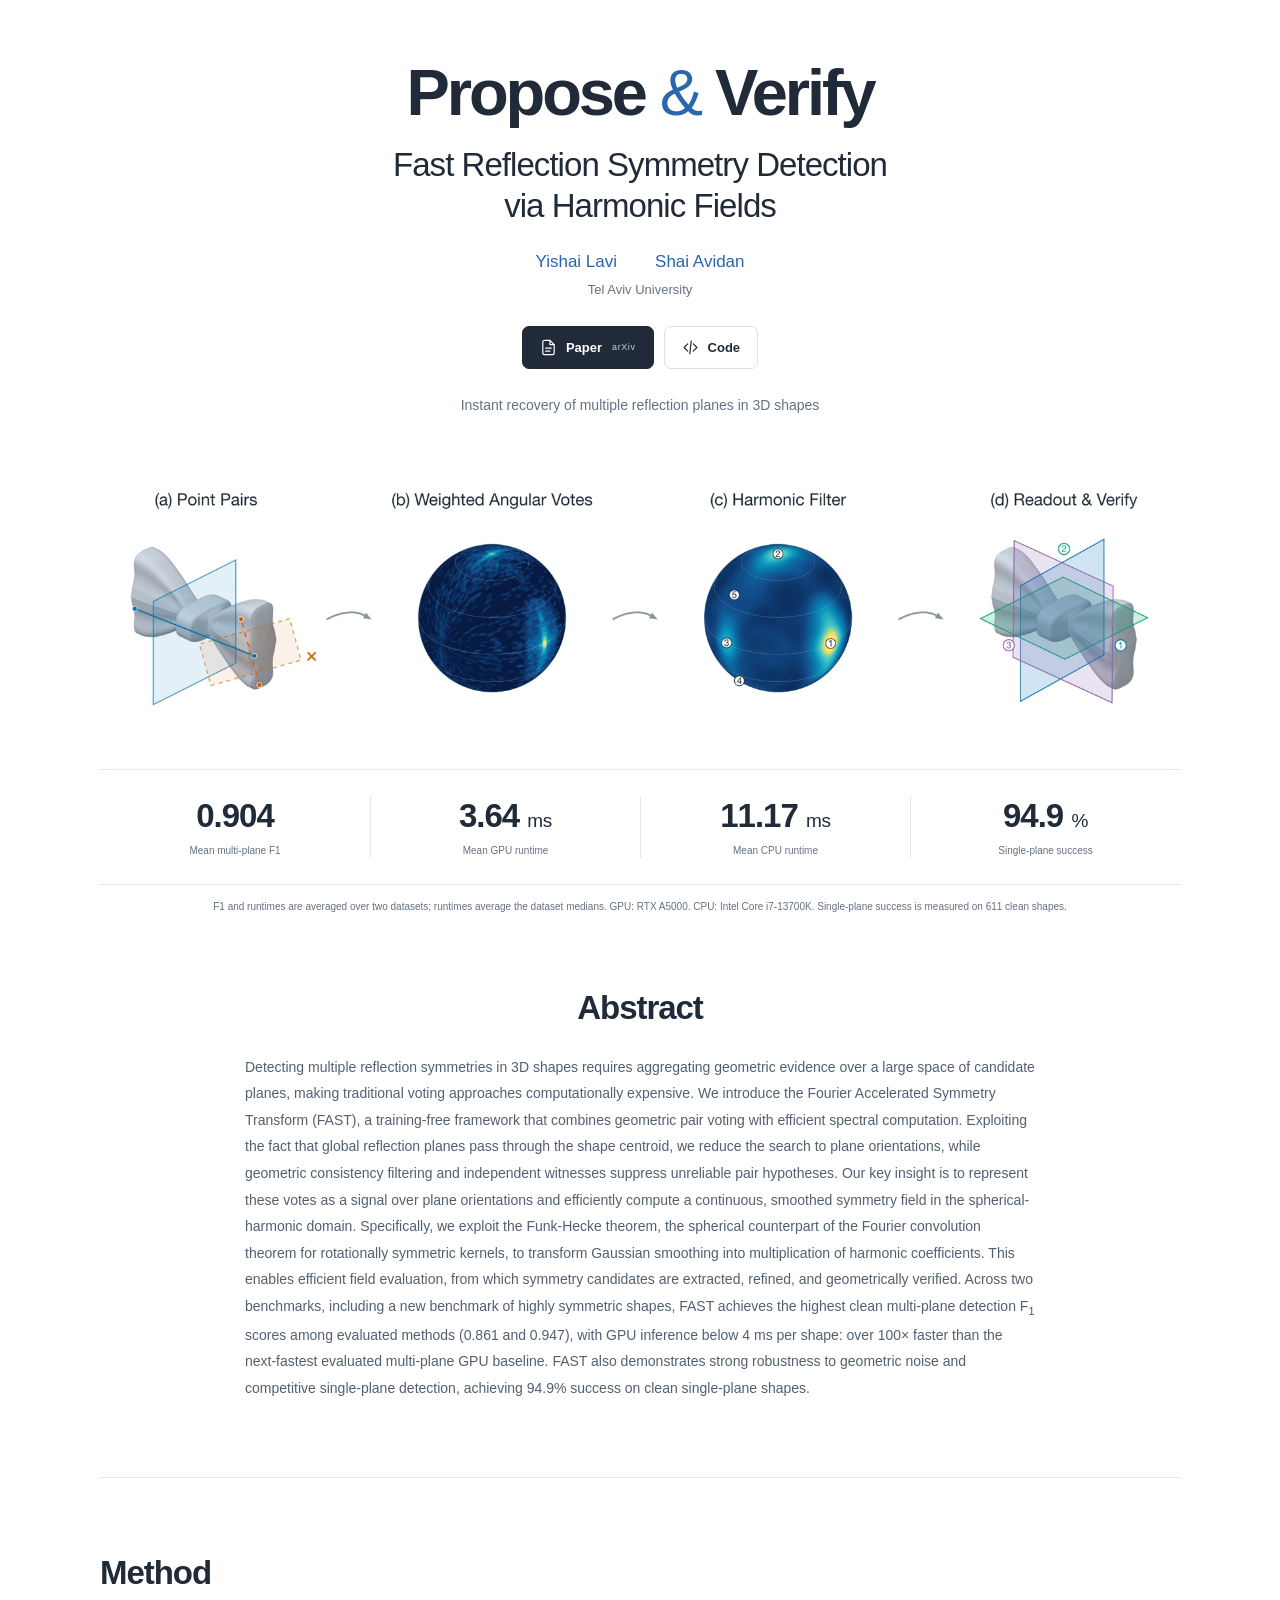
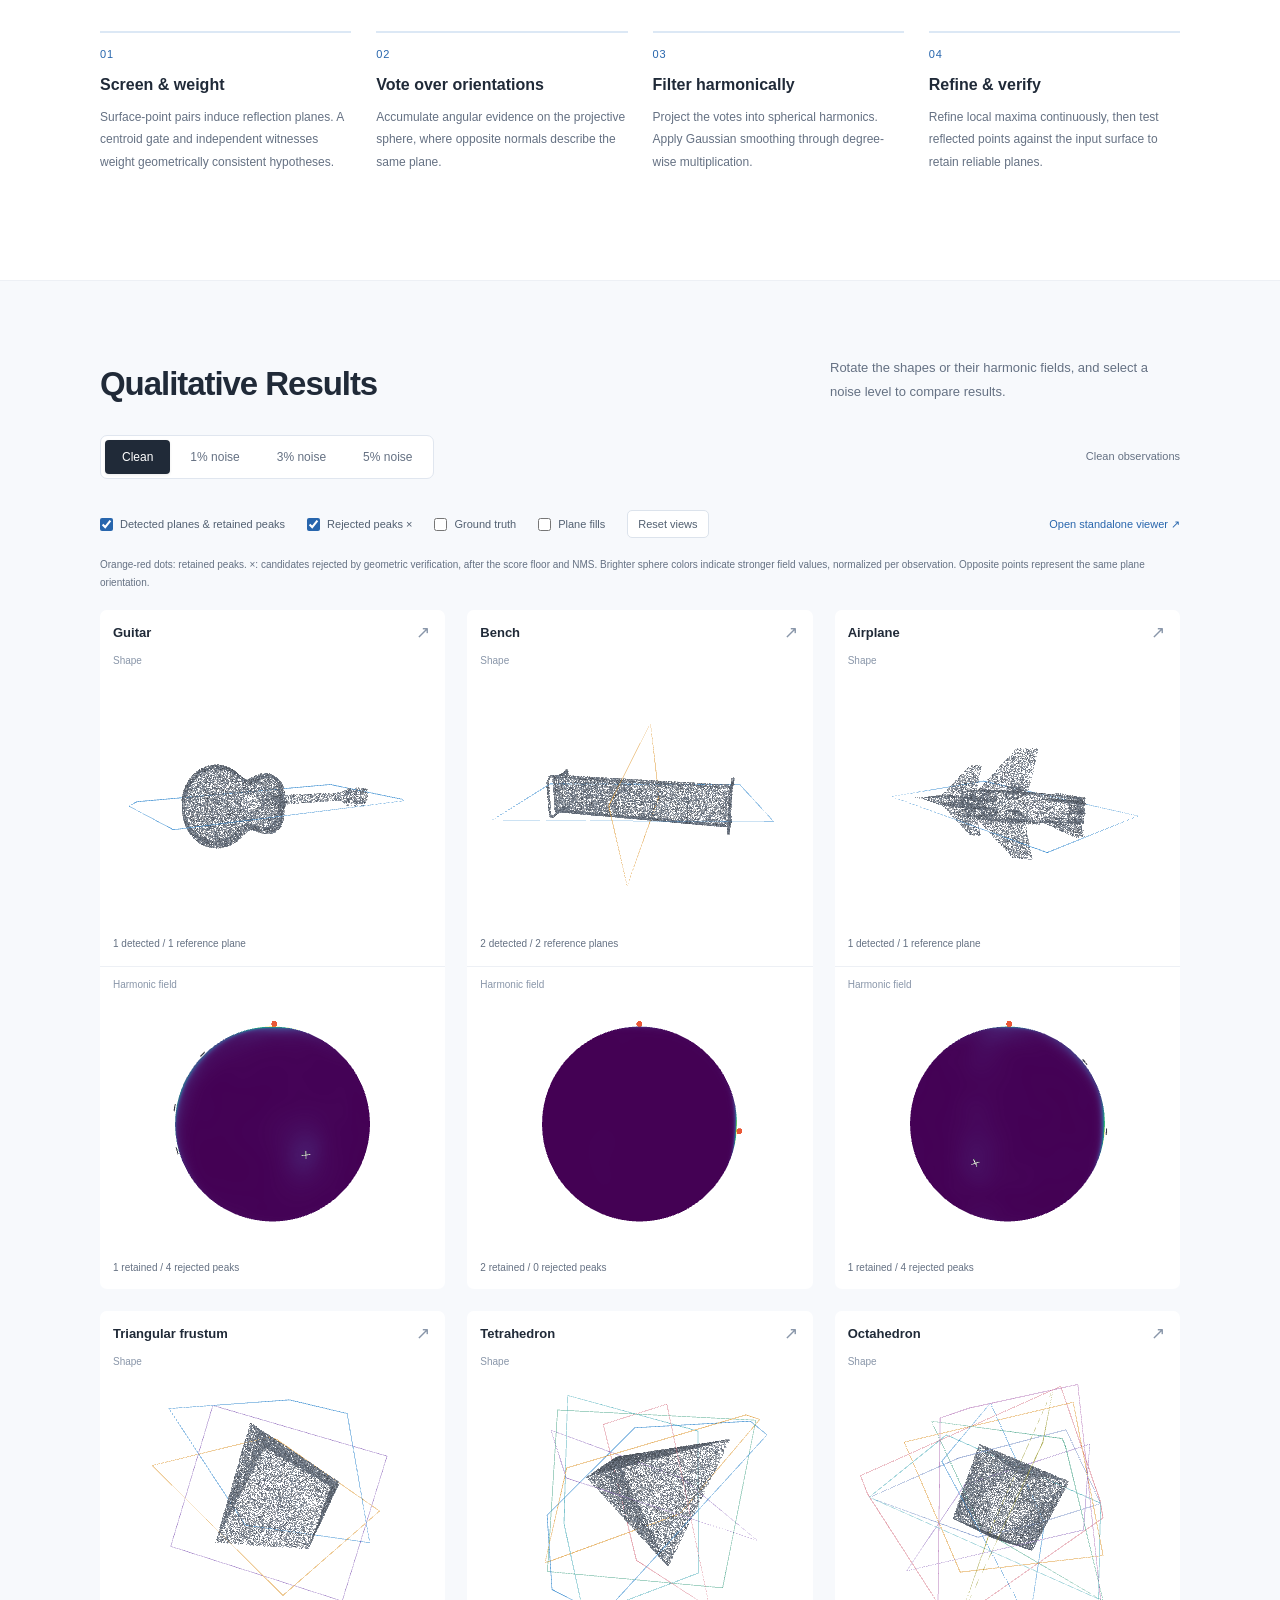
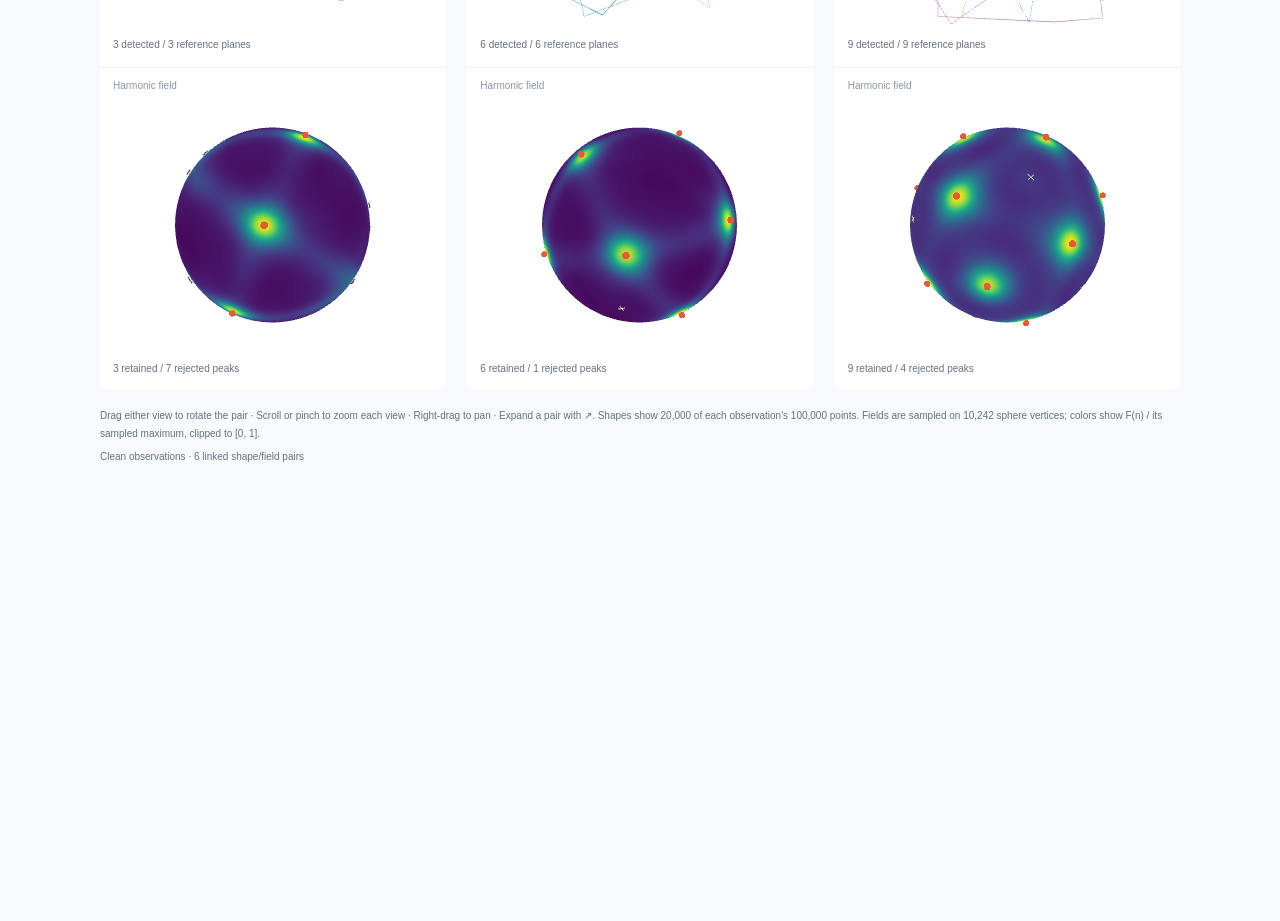
<file: index.html>
<!DOCTYPE html>
<html lang="en">
 <head>
  <meta charset="utf-8"/>
  <meta content="width=device-width, initial-scale=1" name="viewport"/>
  <meta content="Propose &amp; Verify: Fast Reflection Symmetry Detection via Harmonic Fields. A training-free method for recovering multiple reflection planes in 3D shapes, by Yishai Lavi and Shai Avidan." name="description"/>
  <meta content="#ffffff" name="theme-color"/>
  <meta content="Propose &amp; Verify" property="og:title"/>
  <meta content="Fast Reflection Symmetry Detection via Harmonic Fields — Yishai Lavi and Shai Avidan." property="og:description"/>
  <meta content="website" property="og:type"/>
  <title>
   Propose &amp; Verify | Yishai Lavi &amp; Shai Avidan
  </title>
  <link href="assets/favicon.svg" rel="icon" type="image/svg+xml"/>
  <link href="style.css" rel="stylesheet"/>
  <script defer="" src="script.js">
  </script>
 </head>
 <body>
  <a class="skip-link" href="#main">
   Skip to content
  </a>
  <svg aria-hidden="true" class="icon-definitions" xmlns="http://www.w3.org/2000/svg">
   <symbol id="icon-paper" viewbox="0 0 24 24">
    <path d="M14 2H6a2 2 0 0 0-2 2v16a2 2 0 0 0 2 2h12a2 2 0 0 0 2-2V8z">
    </path>
    <path d="M14 2v6h6M8 13h8M8 17h6">
    </path>
   </symbol>
   <symbol id="icon-code" viewbox="0 0 24 24">
    <path d="m8 7-5 5 5 5m8-10 5 5-5 5m-3-14-2 18">
    </path>
   </symbol>
   <symbol id="icon-arrow" viewbox="0 0 24 24">
    <path d="M7 17 17 7M7 7h10v10">
    </path>
   </symbol>
   <symbol id="icon-copy" viewbox="0 0 24 24">
    <rect height="13" rx="2" width="12" x="8" y="8">
    </rect>
    <path d="M16 8V5a2 2 0 0 0-2-2H5a2 2 0 0 0-2 2v9a2 2 0 0 0 2 2h3">
    </path>
   </symbol>
  </svg>
  <main id="main">
   <header class="hero container">
    <h1>
     Propose
     <span class="ampersand">
      &amp;
     </span>
     Verify
     <span class="subtitle">
      Fast Reflection Symmetry Detection
      <br class="desktop-break"/>
      via Harmonic Fields
     </span>
    </h1>
    <div class="authors">
     <a href="https://scholar.google.com/citations?user=FDV9vGYAAAAJ&amp;hl=iw" rel="noopener" target="_blank">
      Yishai Lavi
     </a>
     <a href="https://scholar.google.com/citations?user=hpItE1QAAAAJ&amp;hl=en" rel="noopener" target="_blank">
      Shai Avidan
     </a>
    </div>
    <p class="affiliation">
     Tel Aviv University
    </p>
    <div class="resource-links">
     <a class="button button-dark" href="https://arxiv.org/abs/2611.22856" rel="noopener" target="_blank">
      <svg aria-hidden="true">
       <use href="#icon-paper">
       </use>
      </svg>
      Paper
      <span class="button-detail">
       arXiv
      </span>
     </a>
     <a class="button button-outline" href="https://github.com/yishailavi11/propose_and_verify" rel="noopener" target="_blank">
      <svg aria-hidden="true">
       <use href="#icon-code">
       </use>
      </svg>
      Code
     </a>
    </div>
    <p class="hero-summary">
     Instant recovery of multiple reflection planes in 3D shapes
    </p>
   </header>
   <figure class="teaser container">
    <div class="teaser-image">
     <a aria-label="Open the method overview at full resolution" href="assets/method.webp" rel="noopener" target="_blank">
      <img alt="FAST pipeline: surface-point pairs induce planes, weighted votes accumulate over orientations, harmonic filtering reveals field peaks, and geometric verification recovers the reflection planes." fetchpriority="high" height="369" src="assets/method.webp" width="1600"/>
     </a>
    </div>
   </figure>
   <div aria-label="Selected results reported in the paper" class="highlights container" id="results">
    <div>
     <span class="highlight-value">
      0.904
     </span>
     <span class="highlight-label">
      Mean multi-plane F1
     </span>
    </div>
    <div>
     <span class="highlight-value">
      3.64
      <span class="highlight-unit">
       ms
      </span>
     </span>
     <span class="highlight-label">
      Mean GPU runtime
     </span>
    </div>
    <div>
     <span class="highlight-value">
      11.17
      <span class="highlight-unit">
       ms
      </span>
     </span>
     <span class="highlight-label">
      Mean CPU runtime
     </span>
    </div>
    <div>
     <span class="highlight-value">
      94.9
      <span class="highlight-unit">
       %
      </span>
     </span>
     <span class="highlight-label">
      Single-plane success
     </span>
    </div>
   </div>
   <p class="highlights-note container">
    F1 and runtimes are averaged over two datasets; runtimes average the dataset medians. GPU: RTX A5000. CPU: Intel Core i7-13700K. Single-plane success is measured on 611 clean shapes.
   </p>
   <section aria-labelledby="abstract-title" class="section abstract-section narrow" id="abstract">
    <h2 id="abstract-title">
     Abstract
    </h2>
    <p>
     Detecting multiple reflection symmetries in 3D shapes requires aggregating geometric evidence over a large space of candidate planes, making traditional voting approaches computationally expensive. We introduce the Fourier Accelerated Symmetry Transform (FAST), a training-free framework that combines geometric pair voting with efficient spectral computation. Exploiting the fact that global reflection planes pass through the shape centroid, we reduce the search to plane orientations, while geometric consistency filtering and independent witnesses suppress unreliable pair hypotheses. Our key insight is to represent these votes as a signal over plane orientations and efficiently compute a continuous, smoothed symmetry field in the spherical-harmonic domain. Specifically, we exploit the Funk-Hecke theorem, the spherical counterpart of the Fourier convolution theorem for rotationally symmetric kernels, to transform Gaussian smoothing into multiplication of harmonic coefficients. This enables efficient field evaluation, from which symmetry candidates are extracted, refined, and geometrically verified. Across two benchmarks, including a new benchmark of highly symmetric shapes, FAST achieves the highest clean multi-plane detection F<sub>1</sub> scores among evaluated methods (0.861 and 0.947), with GPU inference below 4 ms per shape: over 100× faster than the next-fastest evaluated multi-plane GPU baseline. FAST also demonstrates strong robustness to geometric noise and competitive single-plane detection, achieving 94.9% success on clean single-plane shapes.
    </p>
   </section>
   <section aria-labelledby="method-title" class="section container method-section" id="method">
    <div class="section-heading">
     <div>
      <h2 id="method-title">
       Method
      </h2>
     </div>
    </div>
    <ol class="method-steps">
     <li>
      <span class="step-number">
       01
      </span>
      <h3>
       Screen &amp; weight
      </h3>
      <p>
       Surface-point pairs induce reflection planes. A centroid gate and independent witnesses weight geometrically consistent hypotheses.
      </p>
     </li>
     <li>
      <span class="step-number">
       02
      </span>
      <h3>
       Vote over orientations
      </h3>
      <p>
       Accumulate angular evidence on the projective sphere, where opposite normals describe the same plane.
      </p>
     </li>
     <li>
      <span class="step-number">
       03
      </span>
      <h3>
       Filter harmonically
      </h3>
      <p>
       Project the votes into spherical harmonics. Apply Gaussian smoothing through degree-wise multiplication.
      </p>
     </li>
     <li>
      <span class="step-number">
       04
      </span>
      <h3>
       Refine &amp; verify
      </h3>
      <p>
       Refine local maxima continuously, then test reflected points against the input surface to retain reliable planes.
      </p>
     </li>
    </ol>
   </section>
   <section aria-labelledby="qualitative-title" class="section qualitative-section">
    <div class="container">
     <div class="section-heading">
      <div>
       <h2 id="qualitative-title">
        Qualitative Results
       </h2>
      </div>
      <p class="section-description">
       Rotate the shapes or their harmonic fields, and select a noise level to compare results.
      </p>
     </div>
     <div class="gallery-toolbar">
      <div aria-label="Gaussian noise level" class="noise-control" role="group">
       <button aria-pressed="true" class="selected" data-noise="0" type="button">
        Clean
       </button>
       <button aria-pressed="false" data-noise="1" type="button">
        1% noise
       </button>
       <button aria-pressed="false" data-noise="3" type="button">
        3% noise
       </button>
       <button aria-pressed="false" data-noise="5" type="button">
        5% noise
       </button>
      </div>
      <p aria-live="polite" class="gallery-status" id="noise-status">
       Loading interactive views…
      </p>
     </div>
     <iframe allow="fullscreen" allowfullscreen="" class="qualitative-viewer" id="qualitative-viewer" loading="lazy" src="qualitative.html?embed=1" title="Rotate the paper examples: shapes, reflection planes, and harmonic fields">
     </iframe>
     <noscript>
      <p class="noscript-note">
       Enable JavaScript for the interactive 3D views, or
       <a href="assets/qualitative.webp">
        view the paper figure
       </a>
       .
      </p>
     </noscript>
    </div>
   </section>
   <section aria-labelledby="citation-title" class="section container citation-section">
    <div class="citation-heading">
     <h2 id="citation-title">
      Citation
     </h2>
     <button aria-label="Copy BibTeX citation" class="copy-citation" data-copy="citation" type="button">
      <svg aria-hidden="true">
       <use href="#icon-copy">
       </use>
      </svg>
      <span>
       Copy BibTeX
      </span>
     </button>
    </div>
    <pre><code id="citation">@misc{lavi2026proposeverify,
  title  = {Propose \&amp; Verify: Fast Reflection Symmetry
            Detection via Harmonic Fields},
  author = {Yishai Lavi and Shai Avidan},
  year   = {2026},
  note   = {Preprint}
}</code></pre>
   </section>
  </main>
  <span class="visually-hidden" id="copy-status" role="status">
  </span>
 </body>
</html>
</file>
<file: style.css>
/* A build-free academic project page. All figures and fonts work offline. */
:root{
  --ink: #202a38;
  --muted: #657183;
  --blue: #2866ad;
  --blue-soft: #edf4fc;
  --border: #e3e8ee;
  --surface: #f7f9fc;
  --content: 1080px;
  font-family: Inter,"Segoe UI",Arial,sans-serif;
  color: var(--ink);
  font-synthesis: none;
  text-rendering: optimizeLegibility;
  -webkit-font-smoothing:antialiased
}
*{
  box-sizing:border-box
}
html{
  scroll-behavior: smooth;
  scroll-padding-top:35px
}
body{
  margin: 0;
  background:#fff
}
a{
  color: var(--blue);
  text-decoration:none
}
a:hover{
  text-decoration: underline;
  text-underline-offset:4px
}
button{
  font: inherit;
  cursor:pointer
}
button,a{
  -webkit-tap-highlight-color:transparent
}
button:focus-visible,a:focus-visible{
  outline: 3px solid #6b9edb;
  outline-offset:5px
}
svg{
  fill: none;
  stroke: currentColor;
  stroke-width: 1.65;
  stroke-linecap: round;
  stroke-linejoin: round;
  width: 20px;
  height: 20px;
  flex:none
}
img{
  display: block;
  max-width: 100%;
  height:auto
}
figure,p,h1,h2,h3{
  margin:0
}
p{
  line-height:1.8
}
.container{
  width: min(var(--content),calc(100% - 64px));
  margin-inline:auto
}
.narrow{
  width: min(790px,calc(100% - 64px));
  margin-inline:auto
}
.section{
  padding-block:75px
}
.section-kicker{
  font-size: 11px;
  line-height: 1.4;
  text-transform: uppercase;
  letter-spacing: 1.65px;
  font-weight: 650;
  color: var(--blue);
  margin-bottom:14px
}
h2{
  font-weight: 600;
  font-size: 33px;
  line-height: 1.22;
  letter-spacing:-1.05px
}
h3{
  font-size: 16px;
  line-height: 1.4;
  font-weight:600
}
.icon-definitions{
  position: absolute;
  width: 0;
  height: 0;
  overflow:hidden
}
.visually-hidden,.skip-link:not(:focus){
  position: absolute;
  width: 1px;
  height: 1px;
  padding: 0;
  margin: -1px;
  overflow: hidden;
  clip: rect(0,0,0,0);
  white-space: nowrap;
  border:0
}
.skip-link:focus{
  position: fixed;
  z-index: 100;
  background: #fff;
  padding: 14px;
  top: 8px;
  left:8px
}
/* Title, authors, paper and code links. */
.navigation{
  width: min(1200px,calc(100% - 64px));
  margin: auto;
  height: 76px;
  display: flex;
  align-items: center;
  justify-content: space-between;
  border-bottom:1px solid #f0f2f5
}
.wordmark{
  display: inline-flex;
  gap: 10px;
  align-items: center;
  font-size: 15px;
  font-weight: 700;
  letter-spacing: .4px;
  color:var(--ink)
}
.wordmark:hover{
  text-decoration:none
}
.wordmark-divider{
  height: 15px;
  width: 1px;
  background: #d6dee8;
  margin-inline:5px
}
.wordmark-label{
  font-size: 12px;
  letter-spacing: 0;
  font-weight: 450;
  color:var(--muted)
}
.nav-links{
  display: flex;
  gap: 29px;
  font-size:12px
}
.nav-links a{
  color:var(--muted)
}
.hero{
  text-align: center;
  padding-top: 57px;
  padding-bottom:39px
}
.eyebrow{
  font-size: 10px;
  line-height: 1.5;
  text-transform: uppercase;
  letter-spacing: 2.1px;
  color: var(--muted);
  font-weight: 600;
  margin-bottom:15px
}
h1{
  font-size: 65px;
  line-height: 1.12;
  font-weight: 620;
  letter-spacing:-3.1px
}
.ampersand{
  color: var(--blue);
  font-weight:430
}
.subtitle{
  display: block;
  font-size: 33px;
  line-height: 1.25;
  letter-spacing: -.95px;
  font-weight: 450;
  margin-top:14px
}
.authors{
  display: flex;
  justify-content: center;
  gap: 38px;
  font-size: 17px;
  color: var(--blue);
  margin-top:26px
}
.affiliation{
  font-size: 13px;
  color: var(--muted);
  margin-top:6px
}
.resource-links{
  display: flex;
  justify-content: center;
  gap: 10px;
  margin-top:24px
}
.button{
  display: inline-flex;
  justify-content: center;
  align-items: center;
  gap: 9px;
  border: 1px solid var(--ink);
  border-radius: 7px;
  padding: 11px 17px;
  min-height: 43px;
  font-size: 13px;
  font-weight: 550;
  transition:background .15s,transform .15s
}
.button:hover{
  transform: translateY(-1px);
  text-decoration:none
}
.button svg{
  width: 17px;
  height:17px
}
.button-dark{
  background: var(--ink);
  color:#fff
}
.button-dark:hover{
  background:#36465b
}
.button-outline{
  color: var(--ink);
  border-color: #d9e0e8;
  background:#fff
}
.button-outline:hover{
  background:var(--surface)
}
.button-detail{
  font-size: 9px;
  color: #c3d1e3;
  font-weight: 500;
  letter-spacing: .6px;
  margin-left:1px
}
.button .external-arrow{
  width: 14px;
  height: 14px;
  margin-left:6px
}
.hero-summary{
  font-size: 14px;
  line-height: 1.7;
  color: var(--muted);
  margin-top:25px
}
/* The original pipeline figure and a compact set of paper results. */
.teaser{
  padding:10px 17px 23px
}
.teaser-image{
  padding:12px 0 10px
}
.teaser figcaption{
  font-size: 12px;
  line-height: 1.7;
  text-align: center;
  color: var(--muted);
  margin-top:10px
}
.highlights{
  display: grid;
  grid-template-columns: repeat(4,1fr);
  border-top: 1px solid var(--border);
  border-bottom: 1px solid var(--border);
  padding-block: 26px;
  margin-top:16px
}
.highlights>div{
  text-align: center;
  padding:0 8px
}
.highlights>div+div{
  border-left:1px solid var(--border)
}
.highlight-value{
  display: block;
  font-size: 33px;
  line-height: 1.2;
  letter-spacing: -1px;
  font-weight: 550;
  font-variant-numeric:tabular-nums
}
.highlight-unit{
  font-size: 19px;
  letter-spacing: -.3px;
  font-weight:400
}
.highlight-label{
  display: block;
  margin-top: 9px;
  font-size: 10px;
  color: var(--muted);
  line-height:1.4
}
.abstract-section{
  padding-top:72px
}
.abstract-section h2{
  margin-bottom: 25px;
  text-align:center
}
.abstract-section .section-kicker{
  text-align:center
}
.abstract-section p:not(.section-kicker){
  font-size: 14px;
  line-height: 1.9;
  color: #526071;
  margin-top:16px
}
.abstract-section strong{
  color: var(--ink);
  font-weight:600
}
/* Four short explanations retain the paper's actual stage order. */
.method-section{
  border-top:1px solid var(--border)
}
.section-heading{
  display: flex;
  justify-content: space-between;
  align-items: flex-end;
  gap: 45px;
  margin-bottom:31px
}
.section-description{
  max-width: 350px;
  flex-basis: 350px;
  font-size: 13px;
  line-height: 1.85;
  color:var(--muted)
}
.method-steps{
  display: grid;
  grid-template-columns: repeat(4,1fr);
  gap: 25px;
  padding: 0;
  list-style: none;
  margin:38px 0 32px
}
.step-number{
  display: block;
  font-size: 11px;
  color: var(--blue);
  letter-spacing: 1px;
  border-top: 2px solid #dce8f5;
  padding-top: 15px;
  margin-bottom: 14px;
  font-variant-numeric:tabular-nums
}
.method-steps p{
  font-size: 12px;
  line-height: 1.85;
  color: var(--muted);
  margin-top:10px
}
.equation-strip{
  display: flex;
  align-items: center;
  justify-content: center;
  gap: 24px;
  background: var(--surface);
  border-radius: 6px;
  padding: 21px 18px;
  font-size: 12px;
  color:var(--muted)
}
.equation{
  font-family: Georgia,"Times New Roman",serif;
  font-size: 24px;
  font-style: italic;
  white-space: nowrap;
  color: var(--ink);
  letter-spacing:.3px
}
.equation sub{
  font-size:15px
}
.equation-arrow{
  font-size: 20px;
  color:#96a8bc
}
.equation-note{
  font-size:11px
}
/* Each noise selection displays crops of the same original paper figure. */
.qualitative-section{
  background: var(--surface);
  border-block:1px solid #edf0f5
}
.gallery-toolbar{
  display: flex;
  align-items: center;
  justify-content: space-between;
  gap: 20px;
  margin:29px 0 30px
}
.noise-control,.backend-control{
  display: inline-flex;
  padding: 4px;
  gap: 3px;
  border: 1px solid #e0e6ef;
  border-radius: 7px;
  background:#fff
}
.noise-control button,.backend-control button{
  border: 0;
  border-radius: 4px;
  padding: 9px 17px;
  background: transparent;
  color: var(--muted);
  font-size: 12px;
  white-space: nowrap;
  min-height:34px
}
.noise-control .selected,.backend-control .selected{
  background: var(--ink);
  color: #fff;
  box-shadow:0 1px 3px #1a263519
}
.noise-control button:not(.selected):hover,.backend-control button:not(.selected):hover{
  background: var(--blue-soft);
  color:var(--blue)
}
.gallery-status{
  font-size: 11px;
  color: var(--muted);
  font-variant-numeric:tabular-nums
}
.qualitative-viewer {
  display: block;
  width: 100%;
  height: 760px;
  border: 0;
  background: var(--surface);
}
.gallery-caption{
  display: flex;
  flex-wrap: wrap;
  gap: 10px 25px;
  align-items: center;
  justify-content: space-between;
  margin-top: 34px;
  padding-top: 20px;
  border-top:1px solid #dde4ed
}
.legend{
  display: flex;
  gap: 22px;
  font-size: 10px;
  white-space: nowrap;
  color:#526071
}
.legend>span{
  display: flex;
  align-items: center;
  gap:7px
}
.legend i{
  display: inline-block;
  width: 22px;
  height: 0;
  border-top:2px solid #4797d1
}
.legend .reference-line{
  border-top:2px dashed #9aa9ba
}
.gallery-caption p{
  font-size: 10px;
  color: var(--muted);
  max-width: 570px;
  line-height:1.8
}
.noscript-note{
  margin-top: 20px;
  font-size:12px
}
/* Main-method results, with backend-specific runtimes from Table 1. */
.results-intro{
  color: var(--muted);
  font-size: 13px;
  margin-bottom:28px
}
.results-section .section-heading{
  align-items:center
}
.table-scroll{
  overflow-x: auto;
  border-block:1px solid var(--border)
}
table{
  border-collapse: collapse;
  width: 100%;
  font-size: 13px;
  white-space: nowrap;
  text-align: right;
  font-variant-numeric:tabular-nums
}
thead th{
  padding: 17px 20px;
  font-size: 11px;
  color: var(--muted);
  font-weight: 450;
  background:var(--surface)
}
thead th:first-child{
  text-align:left
}
tbody th{
  text-align: left;
  font-size: 13px;
  font-weight: 600;
  padding:23px 20px
}
tbody th span{
  display: block;
  font-size: 10px;
  font-weight: 400;
  color: var(--muted);
  margin-top:5px
}
td{
  padding:23px 20px
}
tbody tr+tr{
  border-top:1px solid var(--border)
}
.emphasized{
  font-weight: 650;
  color:var(--blue)
}
.runtime{
  font-weight:600
}
.table-note{
  font-size: 10px;
  color: var(--muted);
  line-height: 1.85;
  margin-top:16px
}
.retrieval-note{
  display: grid;
  grid-template-columns: 155px 1fr;
  align-items: baseline;
  gap: 25px;
  margin-top: 33px;
  padding-top: 24px;
  border-top:1px solid var(--border)
}
.retrieval-note>strong{
  font-size: 17px;
  font-weight: 550;
  letter-spacing:-.3px
}
.retrieval-note p{
  font-size: 12px;
  color: var(--muted);
  line-height:1.85
}
.retrieval-note p strong{
  font-weight: 550;
  color:var(--ink)
}
/* Installation and citation. */
.code-section{
  background: var(--surface);
  border-block:1px solid #edf0f5
}
.code-layout{
  display: grid;
  grid-template-columns: .8fr 1.25fr;
  gap: 65px;
  align-items:center
}
.code-layout p:not(.section-kicker){
  color: var(--muted);
  font-size: 13px;
  line-height: 1.85;
  margin-top:19px
}
.text-link{
  display: inline-flex;
  align-items: center;
  gap: 8px;
  font-size: 12px;
  font-weight: 550;
  margin-top:24px
}
.text-link svg{
  width: 15px;
  height:15px
}
.simple-link{
  display: block;
  margin-top: 14px;
  font-size: 11px;
  color:var(--muted)
}
.code-window{
  background: #fff;
  border: 1px solid #dce3ec;
  min-width: 0;
  border-radius: 7px;
  box-shadow: 0 4px 16px #283d5a04;
  overflow:hidden
}
.code-window-header{
  display: flex;
  align-items: center;
  justify-content: space-between;
  border-bottom: 1px solid #e5ebf2;
  padding: 12px 17px;
  font-size: 10px;
  color:var(--muted)
}
.code-window-header button,.copy-citation{
  display: inline-flex;
  align-items: center;
  gap: 6px;
  background: none;
  border: 0;
  color: var(--muted);
  font-size: 10px;
  padding:4px
}
.code-window-header button:hover,.copy-citation:hover{
  color:var(--blue)
}
.code-window-header svg,.copy-citation svg{
  width: 13px;
  height:13px
}
.code-window pre{
  font-size: 10px;
  line-height: 1.95;
  padding: 22px 20px;
  color: #44536a;
  margin: 0;
  overflow:auto
}
code{
  font-family:"SFMono-Regular",Consolas,"Liberation Mono",monospace
}
.citation-section{
  padding-bottom:62px
}
.citation-heading{
  display: flex;
  justify-content: space-between;
  align-items: center;
  gap: 20px;
  margin-bottom:20px
}
.citation-heading h2{
  font-size: 24px;
  letter-spacing:-.6px
}
.citation-section pre{
  padding: 23px 26px;
  background: var(--surface);
  border: 1px solid #e6ebf2;
  border-radius: 6px;
  font-size: 11px;
  line-height: 1.85;
  color: #57657a;
  margin: 0;
  overflow:auto
}
footer{
  border-top: 1px solid var(--border);
  padding-block: 25px 35px;
  display: flex;
  align-items: center;
  justify-content: space-between;
  gap: 20px;
  font-size: 10px;
  color:var(--muted)
}
footer a{
  display: inline-flex;
  align-items: center;
  gap: 5px;
  color:var(--muted)
}
footer svg{
  width: 12px;
  height:12px
}
@media(min-width:1500px){
  .hero{
    padding-top:70px
  }
}
@media(max-width:850px){
  .container,.narrow{
    width:calc(100% - 48px)
  }
  .navigation{
    width:calc(100% - 48px)
  }
  h1{
    font-size:56px
  }
  .subtitle{
    font-size:29px
  }
  .section{
    padding-block:58px
  }
  .method-steps{
    grid-template-columns: repeat(2,1fr);
    gap:27px
  }
  .equation-strip{
    gap:15px
  }
  .equation-note{
    display:none
  }
  .section-heading{
    gap:25px
  }
  .section-description{
    flex-basis: 280px;
    font-size:12px
  }
  .code-layout{
    grid-template-columns: 1fr;
    gap:28px
  }
  .code-layout>div:first-child{
    max-width:500px
  }
  .code-window pre{
    font-size:11px
  }
  .highlight-value{
    font-size:29px
  }
  .highlight-label{
    font-size:9px
  }
  .retrieval-note{
    grid-template-columns: 125px 1fr;
    gap:15px
  }
  thead th,tbody th,td{
    padding-inline:14px
  }
}
@media(max-width:560px){
  .container,.narrow{
    width:calc(100% - 36px)
  }
  .navigation{
    width: calc(100% - 36px);
    height:62px
  }
  .wordmark{
    font-size: 13px;
    gap:7px
  }
  .wordmark-label,.wordmark-divider{
    display:none
  }
  .nav-links{
    font-size: 11px;
    gap:22px
  }
  .hero{
    padding-top: 40px;
    padding-bottom:27px
  }
  .eyebrow{
    font-size: 8px;
    letter-spacing:1.45px
  }
  h1{
    font-size: 44px;
    letter-spacing:-2.2px
  }
  .subtitle{
    font-size: 24px;
    letter-spacing: -.6px;
    margin-top: 12px;
    line-height:1.3
  }
  .desktop-break{
    display:none
  }
  .authors{
    font-size: 15px;
    gap: 30px;
    margin-top:23px
  }
  .affiliation{
    font-size:12px
  }
  .hero-summary{
    font-size: 12px;
    margin-top:22px
  }
  .resource-links{
    margin-top:21px
  }
  .button{
    padding: 10px 15px;
    font-size:12px
  }
  .teaser{
    width: 100%;
    padding:6px 10px 20px
  }
  .teaser-image{
    overflow-x: auto;
    padding-block:9px
  }
  .teaser-image img{
    min-width: 0;
    max-width: 100%;
    width:100%
  }
  .teaser figcaption{
    font-size: 10px;
    padding-inline: 18px;
    margin-top:8px
  }
  .highlights{
    grid-template-columns: repeat(2,1fr);
    padding-block: 0;
    row-gap: 0;
    margin-top:5px
  }
  .highlights>div{
    padding:22px 9px
  }
  .highlights>div+div{
    border-left:0
  }
  .highlights>div:nth-child(even){
    border-left:1px solid var(--border)
  }
  .highlights>div:nth-child(n+3){
    border-top:1px solid var(--border)
  }
  .highlight-value{
    font-size:29px
  }
  .highlight-label{
    font-size: 9px;
    margin-top:6px
  }
  .section{
    padding-block:48px
  }
  .section-kicker{
    font-size: 9px;
    margin-bottom: 12px;
    letter-spacing:1.4px
  }
  h2{
    font-size: 28px;
    letter-spacing:-.8px
  }
  .abstract-section h2{
    font-size: 26px;
    margin-bottom:20px
  }
  .abstract-section p:not(.section-kicker){
    font-size: 13px;
    line-height:1.9
  }
  .section-heading{
    display: block;
    margin-bottom:25px
  }
  .section-description{
    max-width: none;
    margin-top: 18px;
    font-size: 12px;
    line-height:1.8
  }
  .method-steps{
    gap: 26px 21px;
    margin:28px 0
  }
  .method-steps h3{
    font-size:14px
  }
  .method-steps p{
    font-size: 11px;
    line-height:1.8
  }
  .step-number{
    margin-bottom:10px
  }
  .equation-strip{
    flex-wrap: wrap;
    gap: 10px;
    padding: 16px 9px;
    font-size:10px
  }
  .equation{
    font-size:22px
  }
  .gallery-toolbar{
    display: block;
    margin:23px 0
  }
  .noise-control{
    width: 100%;
    justify-content: space-between;
    padding: 4px;
    gap:0
  }
  .noise-control button{
    padding: 8px 12px;
    font-size: 11px;
    flex:1
  }
  .gallery-status{
    margin-top: 10px;
    font-size:10px
  }
  .gallery-caption{
    margin-top: 26px;
    padding-top:18px
  }
  .gallery-caption p{
    font-size:9px
  }
  .legend{
    font-size:9px
  }
  .results-section .section-heading{
    display: flex;
    align-items: flex-end;
    gap:15px
  }
  .backend-control{
    padding: 3px;
    gap:1px
  }
  .backend-control button{
    padding: 6px 10px;
    font-size: 10px;
    min-height:30px
  }
  .results-intro{
    font-size: 12px;
    margin-bottom:20px
  }
  table{
    font-size: 12px;
    min-width:540px
  }
  thead th{
    font-size:10px
  }
  tbody th{
    font-size:12px
  }
  .table-note{
    font-size:9px
  }
  .retrieval-note{
    display: block;
    margin-top:25px
  }
  .retrieval-note>strong{
    font-size:16px
  }
  .retrieval-note p{
    font-size: 11px;
    margin-top:10px
  }
  .code-layout{
    gap:24px
  }
  .code-layout p:not(.section-kicker){
    font-size: 12px;
    margin-top:14px
  }
  .code-window pre{
    font-size: 10px;
    padding:18px 14px
  }
  .code-window-header{
    padding:10px 14px
  }
  .citation-section pre{
    padding: 18px 15px;
    font-size:9px
  }
  .citation-heading h2{
    font-size:23px
  }
  .copy-citation{
    font-size:9px
  }
  footer{
    display: block;
    padding-block: 23px 29px;
    font-size:9px
  }
  footer a{
    margin-top:12px
  }
}
@media(prefers-reduced-motion:reduce){
  html{
    scroll-behavior:auto
  }
  .button{
    transition:none
  }
}

/* Enlarge a 3D view without requiring native fullscreen permissions. */
.qualitative-viewer.viewer-expanded {
  position: fixed;
  inset: 12px;
  width: calc(100vw - 24px);
  height: calc(100vh - 24px) !important;
  z-index: 1000;
  border-radius: 8px;
  box-shadow: 0 0 0 100vmax #202a3866;
}

/* Inactive resource controls and the aggregate results summary. */
.resource-links .button:disabled {
  opacity: 1;
  pointer-events: none;
}
.highlights-note {
  margin-top: 13px;
  color: var(--muted);
  font-size: 10px;
  line-height: 1.8;
  text-align: center;
}
</file>
